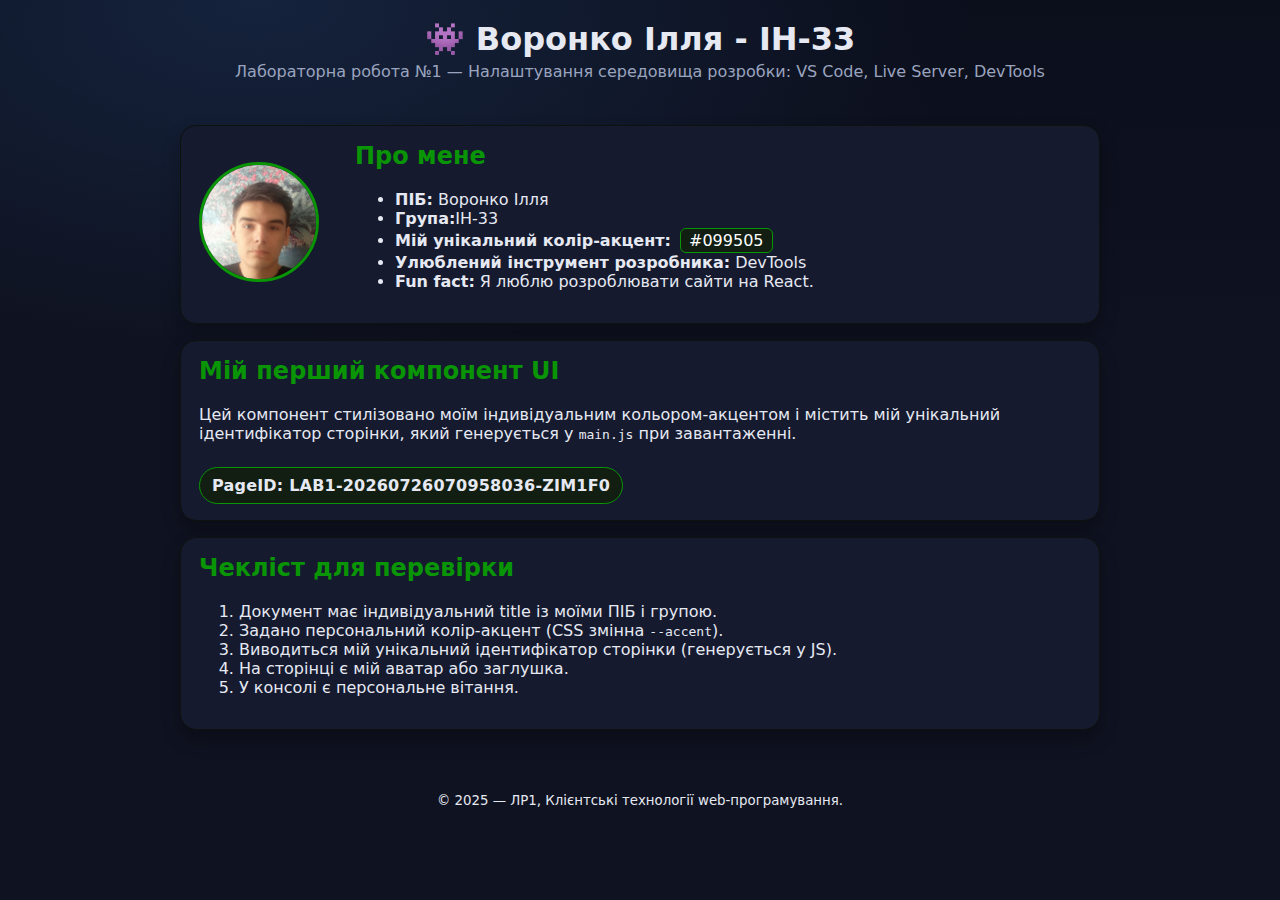
<file: Lab1/index.html>
<!DOCTYPE html>

<html lang="uk" data-owner="Воронко Ілля">
  <head>
    <meta charset="UTF-8" />

    <meta name="viewport" content="width=device-width, initial-scale=1.0" />

    <!-- TODO: персоналізація: змініть title так, щоб містив ваше Прізвище, Ім'я та групу -->

    <title>Lab1 — Воронко Ілля, ІН-33</title>

    <meta
      name="description"
      content="Лабораторна робота 1 — Налаштування середовища розробки: VS Code, Live Server, DevTools."
    />

    <link rel="stylesheet" href="./styles/style.css" />

    <script defer src="./scripts/main.js"></script>
  </head>

  <body>
    <header class="site-header">
      <!-- TODO: персоналізація: один унікальний емодзі + ваше ім'я та група -->

      <h1>👾 Воронко Ілля - ІН-33</h1>

      <p class="subtitle">
        Лабораторна робота №1 — Налаштування середовища розробки: VS Code, Live
        Server, DevTools
      </p>
    </header>

    <main>
      <section class="card profile" id="profile">
        <div class="avatar">
          <!-- TODO: персоналізація: покладіть свій avatar.png у assets/img і додайте alt із ПІБ -->

          <img src="./assets/img/avatar.png" alt="Аватар: Воронко Ілля" />
        </div>

        <div class="info">
          <!-- TODO:персоналізація: заповніть поля нижче, змініть колір і факт -->

          <h2>Про мене</h2>

          <ul>
            <li><strong>ПІБ:</strong> Воронко Ілля</li>

            <li><strong>Група:</strong>ІН-33</li>

            <li>
              <strong>Мій унікальний колір-акцент:</strong>
              <span class="accent-preview">#099505</span>
            </li>

            <li><strong>Улюблений інструмент розробника:</strong> DevTools</li>

            <li>
              <strong>Fun fact:</strong> Я люблю розроблювати сайти на React.
            </li>
          </ul>
        </div>
      </section>

      <section class="card about" id="about">
        <h2>Мій перший компонент UI</h2>

        <p>
          Цей компонент стилізовано моїм індивідуальним кольором-акцентом і
          містить мій унікальний ідентифікатор сторінки, який генерується у
          <code>main.js</code> при завантаженні.
        </p>

        <div
          class="badge"
          id="pageIdBadge"
          title="Згенерований ID сторінки"
        ></div>
      </section>

      <section class="card checklist" id="checklist">
        <h2>Чекліст для перевірки</h2>

        <ol>
          <li>Документ має індивідуальний title із моїми ПІБ і групою.</li>

          <li>
            Задано персональний колір-акцент (CSS змінна <code>--accent</code>).
          </li>

          <li>
            Виводиться мій унікальний ідентифікатор сторінки (генерується у JS).
          </li>

          <li>На сторінці є мій аватар або заглушка.</li>

          <li>У консолі є персональне вітання.</li>
        </ol>
      </section>
    </main>

    <footer class="site-footer">
      <small>&copy; 2025 — ЛР1, Клієнтські технології web-програмування.</small>
    </footer>
  </body>
</html>
</file>
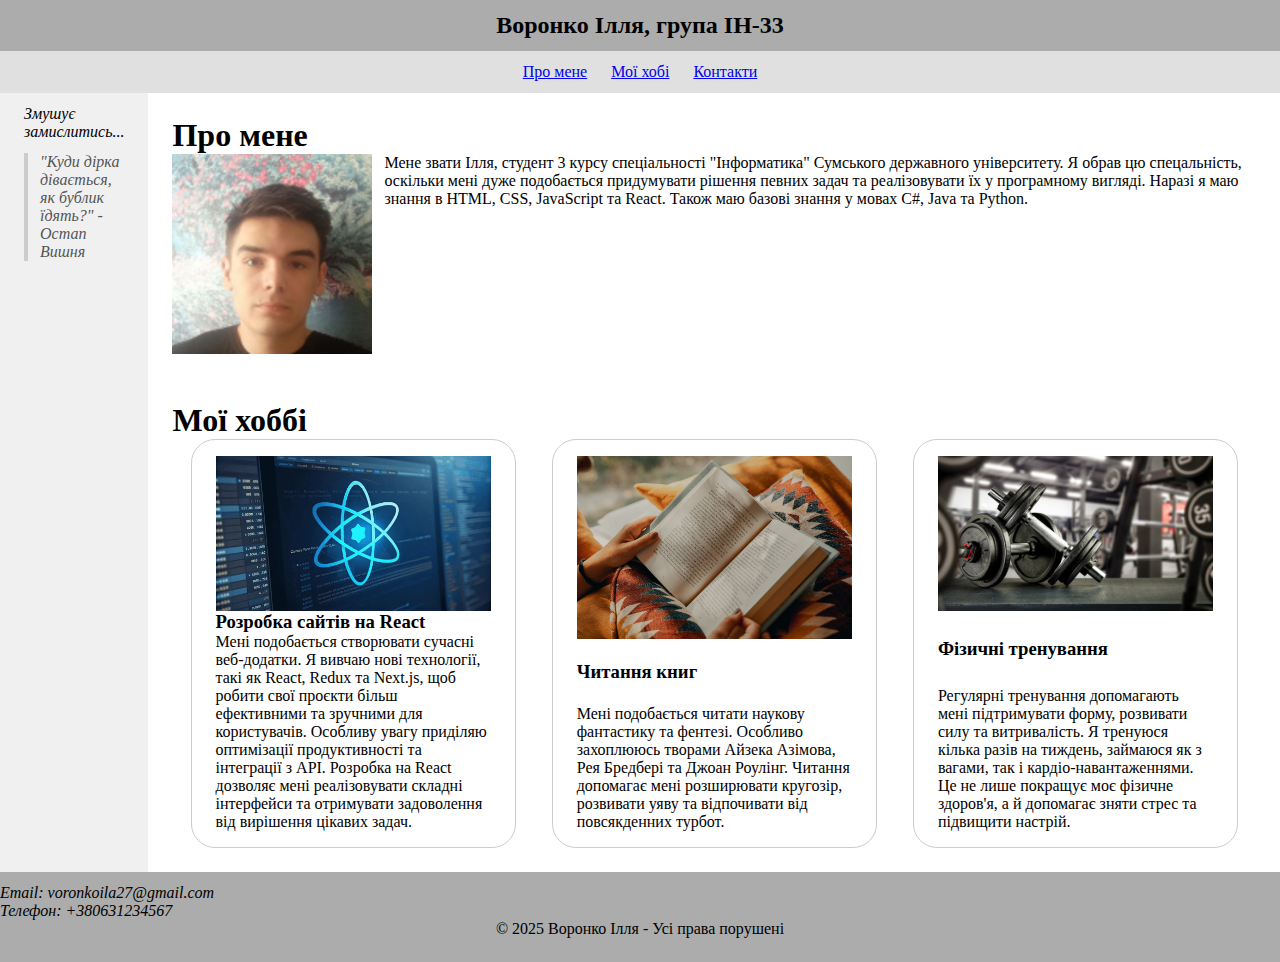
<file: Lab3/index.html>
<!DOCTYPE html>
<html lang="uk">
  <head>
    <meta charset="UTF-8" />
    <meta name="viewport" content="width=device-width, initial-scale=1.0" />
    <link rel="stylesheet" href="./styles/style.css" />
    <title>Лабораторна робота 3</title>
  </head>
  <body>
    <header>Воронко Ілля, група ІН-33</header>
    <nav>
      <a href="#about">Про мене</a>
      <a href="#hobbies">Мої хобі</a>
      <a href="#contacts">Контакти</a>
    </nav>
    <div class="container">
      <aside>
        Змушує замислитись...
        <blockquote>
          "Куди дірка дівається, як бублик їдять?" - Остап Вишня
        </blockquote>
      </aside>
      <main>
        <article id="about">
          <h1>Про мене</h1>
          <div>
            <img
              src="./assets/images/voronkoila.png"
              alt="Ілля Воронко"
              title="Ілля Воронко"
              fetchpriority="high"
            />
            <p>
              Мене звати Ілля, студент 3 курсу спеціальності "Інформатика"
              Сумського державного університету. Я обрав цю спецальність,
              оскільки мені дуже подобається придумувати рішення певних задач та
              реалізовувати їх у програмному вигляді. Наразі я маю знання в
              HTML, CSS, JavaScript та React. Також маю базові знання у мовах
              C#, Java та Python.
            </p>
          </div>
        </article>
        <section id="hobbies">
          <h1>Мої хоббі</h1>
          <ul>
            <li class="card">
              <img
                src="./assets/images/development-reactjs.webp"
                alt="React Development"
                title="React Development"
                loading="lazy"
              />
              <h3>Розробка сайтів на React</h3>
              <p>
                Мені подобається створювати сучасні веб-додатки. Я вивчаю нові
                технології, такі як React, Redux та Next.js, щоб робити свої
                проєкти більш ефективними та зручними для користувачів. Особливу
                увагу приділяю оптимізації продуктивності та інтеграції з API.
                Розробка на React дозволяє мені реалізовувати складні інтерфейси
                та отримувати задоволення від вирішення цікавих задач.
              </p>
            </li>
            <li class="card">
              <img
                src="./assets/images/reading-books.jpg"
                alt="Reading Books"
                title="Reading Books"
                loading="lazy"
              />
              <h3>Читання книг</h3>
              <p>
                Мені подобається читати наукову фантастику та фентезі. Особливо
                захоплююсь творами Айзека Азімова, Рея Бредбері та Джоан
                Роулінг. Читання допомагає мені розширювати кругозір, розвивати
                уяву та відпочивати від повсякденних турбот.
              </p>
            </li>
            <li class="card">
              <img
                src="./assets/images/gym.jpg"
                alt="Gym"
                title="Gym"
                loading="lazy"
              />
              <h3>Фізичні тренування</h3>
              <p>
                Регулярні тренування допомагають мені підтримувати форму,
                розвивати силу та витривалість. Я тренуюся кілька разів на
                тиждень, займаюся як з вагами, так і кардіо-навантаженнями. Це
                не лише покращує моє фізичне здоров'я, а й допомагає зняти стрес
                та підвищити настрій.
              </p>
            </li>
          </ul>
        </section>
      </main>
    </div>
    <footer>
      <address>
        <p>Email: voronkoila27@gmail.com</p>
        <p>Телефон: +380631234567</p>
      </address>
      <p>&copy; 2025 Воронко Ілля - Усі права порушені</p>
    </footer>
  </body>
</html>
</file>
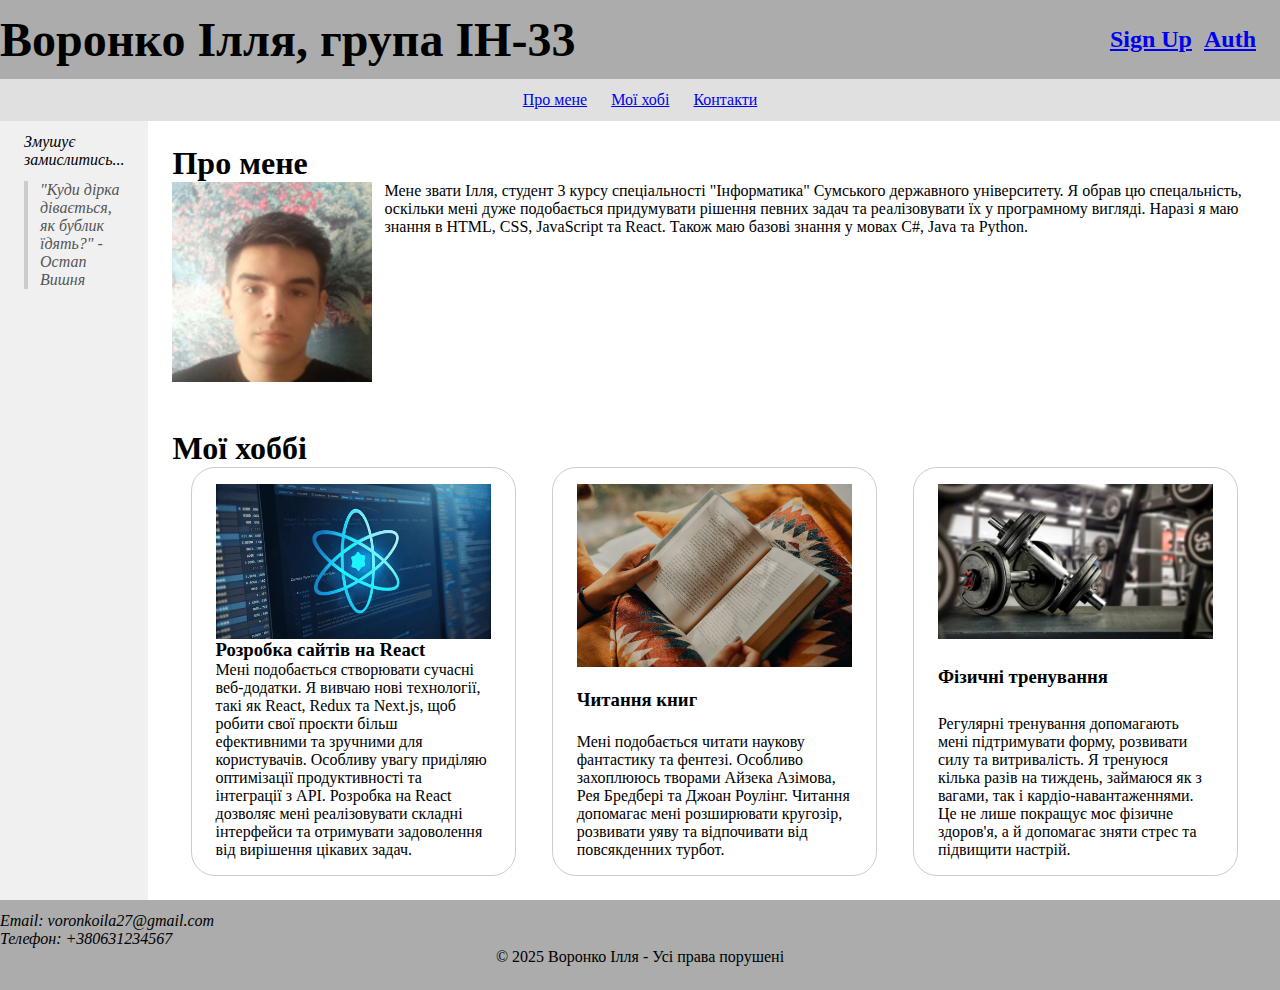
<file: Lab4/index.html>
<!DOCTYPE html>
<html lang="uk">
  <head>
    <meta charset="UTF-8" />
    <meta name="viewport" content="width=device-width, initial-scale=1.0" />
    <link rel="stylesheet" href="./styles/style.css" />
    <title>Лабораторна робота 3</title>
  </head>
  <body>
    <header>
      <h1>Воронко Ілля, група ІН-33</h1>
      <div><a href="signup.html">Sign Up</a><a href="auth.html">Auth</a></div>
    </header>
    <nav>
      <a href="#about">Про мене</a>
      <a href="#hobbies">Мої хобі</a>
      <a href="#contacts">Контакти</a>
    </nav>
    <div class="container">
      <aside>
        Змушує замислитись...
        <blockquote>
          "Куди дірка дівається, як бублик їдять?" - Остап Вишня
        </blockquote>
      </aside>
      <main>
        <article id="about">
          <h1>Про мене</h1>
          <div>
            <img
              src="./assets/images/voronkoila.png"
              alt="Ілля Воронко"
              title="Ілля Воронко"
              fetchpriority="high"
            />
            <p>
              Мене звати Ілля, студент 3 курсу спеціальності "Інформатика"
              Сумського державного університету. Я обрав цю спецальність,
              оскільки мені дуже подобається придумувати рішення певних задач та
              реалізовувати їх у програмному вигляді. Наразі я маю знання в
              HTML, CSS, JavaScript та React. Також маю базові знання у мовах
              C#, Java та Python.
            </p>
          </div>
        </article>
        <section id="hobbies">
          <h1>Мої хоббі</h1>
          <ul>
            <li class="card">
              <img
                src="./assets/images/development-reactjs.webp"
                alt="React Development"
                title="React Development"
                loading="lazy"
              />
              <h3>Розробка сайтів на React</h3>
              <p>
                Мені подобається створювати сучасні веб-додатки. Я вивчаю нові
                технології, такі як React, Redux та Next.js, щоб робити свої
                проєкти більш ефективними та зручними для користувачів. Особливу
                увагу приділяю оптимізації продуктивності та інтеграції з API.
                Розробка на React дозволяє мені реалізовувати складні інтерфейси
                та отримувати задоволення від вирішення цікавих задач.
              </p>
            </li>
            <li class="card">
              <img
                src="./assets/images/reading-books.jpg"
                alt="Reading Books"
                title="Reading Books"
                loading="lazy"
              />
              <h3>Читання книг</h3>
              <p>
                Мені подобається читати наукову фантастику та фентезі. Особливо
                захоплююсь творами Айзека Азімова, Рея Бредбері та Джоан
                Роулінг. Читання допомагає мені розширювати кругозір, розвивати
                уяву та відпочивати від повсякденних турбот.
              </p>
            </li>
            <li class="card">
              <img
                src="./assets/images/gym.jpg"
                alt="Gym"
                title="Gym"
                loading="lazy"
              />
              <h3>Фізичні тренування</h3>
              <p>
                Регулярні тренування допомагають мені підтримувати форму,
                розвивати силу та витривалість. Я тренуюся кілька разів на
                тиждень, займаюся як з вагами, так і кардіо-навантаженнями. Це
                не лише покращує моє фізичне здоров'я, а й допомагає зняти стрес
                та підвищити настрій.
              </p>
            </li>
          </ul>
        </section>
      </main>
    </div>
    <footer>
      <address>
        <p>Email: voronkoila27@gmail.com</p>
        <p>Телефон: +380631234567</p>
      </address>
      <p>&copy; 2025 Воронко Ілля - Усі права порушені</p>
    </footer>
  </body>
</html>
</file>
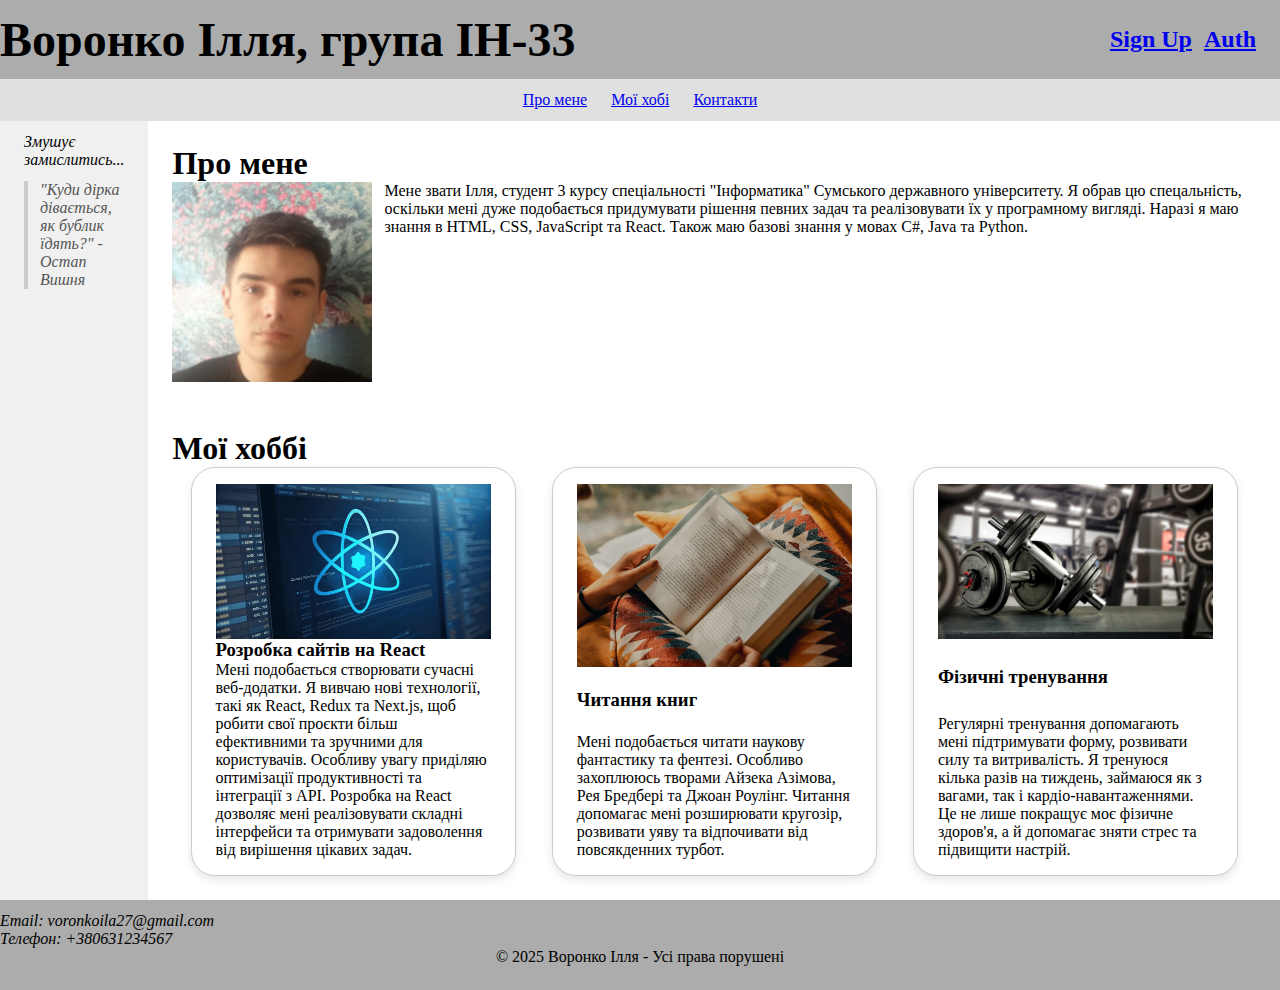
<file: Lab5/index.html>
<!DOCTYPE html>
<html lang="uk">
  <head>
    <meta charset="UTF-8" />
    <meta name="viewport" content="width=device-width, initial-scale=1.0" />
    <link rel="stylesheet" href="./styles/main-page-style.css" />
    <title>Лабораторна робота 3</title>
  </head>
  <body>
    <header>
      <h1>Воронко Ілля, група ІН-33</h1>
      <div><a href="signup.html">Sign Up</a><a href="auth.html">Auth</a></div>
    </header>
    <nav>
      <a href="#about">Про мене</a>
      <a href="#hobbies">Мої хобі</a>
      <a href="#contacts">Контакти</a>
    </nav>
    <div class="container">
      <aside>
        Змушує замислитись...
        <blockquote>
          "Куди дірка дівається, як бублик їдять?" - Остап Вишня
        </blockquote>
      </aside>
      <main>
        <article id="about">
          <h1>Про мене</h1>
          <div>
            <img
              src="./assets/images/voronkoila.png"
              alt="Ілля Воронко"
              title="Ілля Воронко"
              fetchpriority="high"
            />
            <p>
              Мене звати Ілля, студент 3 курсу спеціальності "Інформатика"
              Сумського державного університету. Я обрав цю спецальність,
              оскільки мені дуже подобається придумувати рішення певних задач та
              реалізовувати їх у програмному вигляді. Наразі я маю знання в
              HTML, CSS, JavaScript та React. Також маю базові знання у мовах
              C#, Java та Python.
            </p>
          </div>
        </article>
        <section id="hobbies">
          <h1>Мої хоббі</h1>
          <ul>
            <li class="card">
              <img
                src="./assets/images/development-reactjs.webp"
                alt="React Development"
                title="React Development"
                loading="lazy"
              />
              <h3>Розробка сайтів на React</h3>
              <p>
                Мені подобається створювати сучасні веб-додатки. Я вивчаю нові
                технології, такі як React, Redux та Next.js, щоб робити свої
                проєкти більш ефективними та зручними для користувачів. Особливу
                увагу приділяю оптимізації продуктивності та інтеграції з API.
                Розробка на React дозволяє мені реалізовувати складні інтерфейси
                та отримувати задоволення від вирішення цікавих задач.
              </p>
            </li>
            <li class="card">
              <img
                src="./assets/images/reading-books.jpg"
                alt="Reading Books"
                title="Reading Books"
                loading="lazy"
              />
              <h3>Читання книг</h3>
              <p>
                Мені подобається читати наукову фантастику та фентезі. Особливо
                захоплююсь творами Айзека Азімова, Рея Бредбері та Джоан
                Роулінг. Читання допомагає мені розширювати кругозір, розвивати
                уяву та відпочивати від повсякденних турбот.
              </p>
            </li>
            <li class="card">
              <img
                src="./assets/images/gym.jpg"
                alt="Gym"
                title="Gym"
                loading="lazy"
              />
              <h3>Фізичні тренування</h3>
              <p>
                Регулярні тренування допомагають мені підтримувати форму,
                розвивати силу та витривалість. Я тренуюся кілька разів на
                тиждень, займаюся як з вагами, так і кардіо-навантаженнями. Це
                не лише покращує моє фізичне здоров'я, а й допомагає зняти стрес
                та підвищити настрій.
              </p>
            </li>
          </ul>
        </section>
      </main>
    </div>
    <footer>
      <address>
        <p>Email: voronkoila27@gmail.com</p>
        <p>Телефон: +380631234567</p>
      </address>
      <p>&copy; 2025 Воронко Ілля - Усі права порушені</p>
    </footer>
  </body>
</html>
</file>
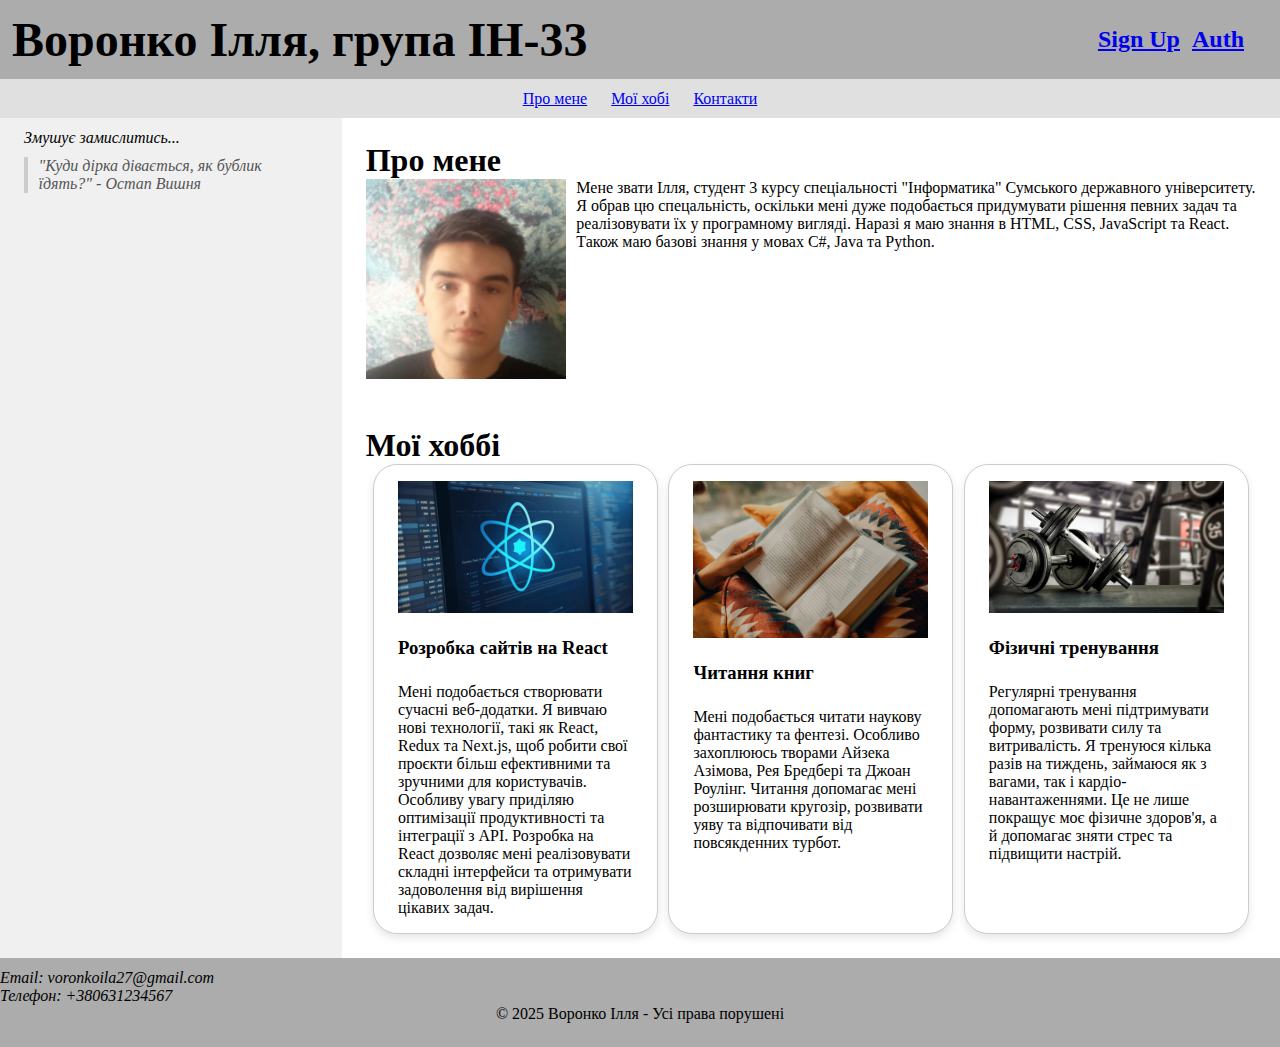
<file: Lab6/index.html>
<!DOCTYPE html>
<html lang="uk">
  <head>
    <meta charset="UTF-8" />
    <meta name="viewport" content="width=device-width, initial-scale=1.0" />
    <link rel="stylesheet" href="./styles/main-page-style.css" />
    <title>Лабораторна робота 6</title>
  </head>
  <body>
    <header>
      <h1>Воронко Ілля, група ІН-33</h1>
      <div class="links-to-other-pages">
        <a href="signup.html">Sign Up</a><a href="auth.html">Auth</a>
      </div>
    </header>
    <nav>
      <a href="#about">Про мене</a>
      <a href="#hobbies">Мої хобі</a>
      <a href="#contacts">Контакти</a>
    </nav>
    <aside>
      Змушує замислитись...
      <blockquote>
        "Куди дірка дівається, як бублик їдять?" - Остап Вишня
      </blockquote>
    </aside>
    <main>
      <article id="about">
        <h1>Про мене</h1>
        <div>
          <img
            src="./assets/images/voronkoila.png"
            alt="Ілля Воронко"
            title="Ілля Воронко"
            fetchpriority="high"
          />
          <p>
            Мене звати Ілля, студент 3 курсу спеціальності "Інформатика"
            Сумського державного університету. Я обрав цю спецальність, оскільки
            мені дуже подобається придумувати рішення певних задач та
            реалізовувати їх у програмному вигляді. Наразі я маю знання в HTML,
            CSS, JavaScript та React. Також маю базові знання у мовах C#, Java
            та Python.
          </p>
        </div>
      </article>
      <section id="hobbies">
        <h1>Мої хоббі</h1>
        <ul class="cards-list">
          <li class="card">
            <img
              src="./assets/images/development-reactjs-800.jpg"
              srcset="
                ./assets/images/development-reactjs-400.jpg   400w,
                ./assets/images/development-reactjs-800.jpg   800w,
                ./assets/images/development-reactjs-1200.jpg 1200w
              "
              sizes="(max-width: 600px) 400px, (max-width: 900px) 800px, 1200px"
              alt="React Development"
              title="React Development"
              loading="lazy"
            />
            <h3>Розробка сайтів на React</h3>
            <p>
              Мені подобається створювати сучасні веб-додатки. Я вивчаю нові
              технології, такі як React, Redux та Next.js, щоб робити свої
              проєкти більш ефективними та зручними для користувачів. Особливу
              увагу приділяю оптимізації продуктивності та інтеграції з API.
              Розробка на React дозволяє мені реалізовувати складні інтерфейси
              та отримувати задоволення від вирішення цікавих задач.
            </p>
          </li>
          <li class="card">
            <img
              src="./assets/images/reading-books-800.jpg"
              srcset="
                ./assets/images/reading-books-400.jpg   400w,
                ./assets/images/reading-books-800.jpg   800w,
                ./assets/images/reading-books-1200.jpg 1200w
              "
              sizes="(max-width: 600px) 400px, (max-width: 900px) 800px, 1200px"
              alt="Reading Books"
              title="Reading Books"
              loading="lazy"
            />
            <h3>Читання книг</h3>
            <p>
              Мені подобається читати наукову фантастику та фентезі. Особливо
              захоплююсь творами Айзека Азімова, Рея Бредбері та Джоан Роулінг.
              Читання допомагає мені розширювати кругозір, розвивати уяву та
              відпочивати від повсякденних турбот.
            </p>
          </li>
          <li class="card">
            <img
              src="./assets/images/gym-800.jpg"
              srcset="
                ./assets/images/gym-400.jpg   400w,
                ./assets/images/gym-800.jpg   800w,
                ./assets/images/gym-1200.jpg 1200w
              "
              sizes="(max-width: 600px) 400px, (max-width: 900px) 800px, 1200px"
              alt="Gym"
              title="Gym"
              loading="lazy"
            />
            <h3>Фізичні тренування</h3>
            <p>
              Регулярні тренування допомагають мені підтримувати форму,
              розвивати силу та витривалість. Я тренуюся кілька разів на
              тиждень, займаюся як з вагами, так і кардіо-навантаженнями. Це не
              лише покращує моє фізичне здоров'я, а й допомагає зняти стрес та
              підвищити настрій.
            </p>
          </li>
        </ul>
      </section>
    </main>
    <footer>
      <address>
        <p>Email: voronkoila27@gmail.com</p>
        <p>Телефон: +380631234567</p>
      </address>
      <p>&copy; 2025 Воронко Ілля - Усі права порушені</p>
    </footer>
  </body>
</html>
</file>
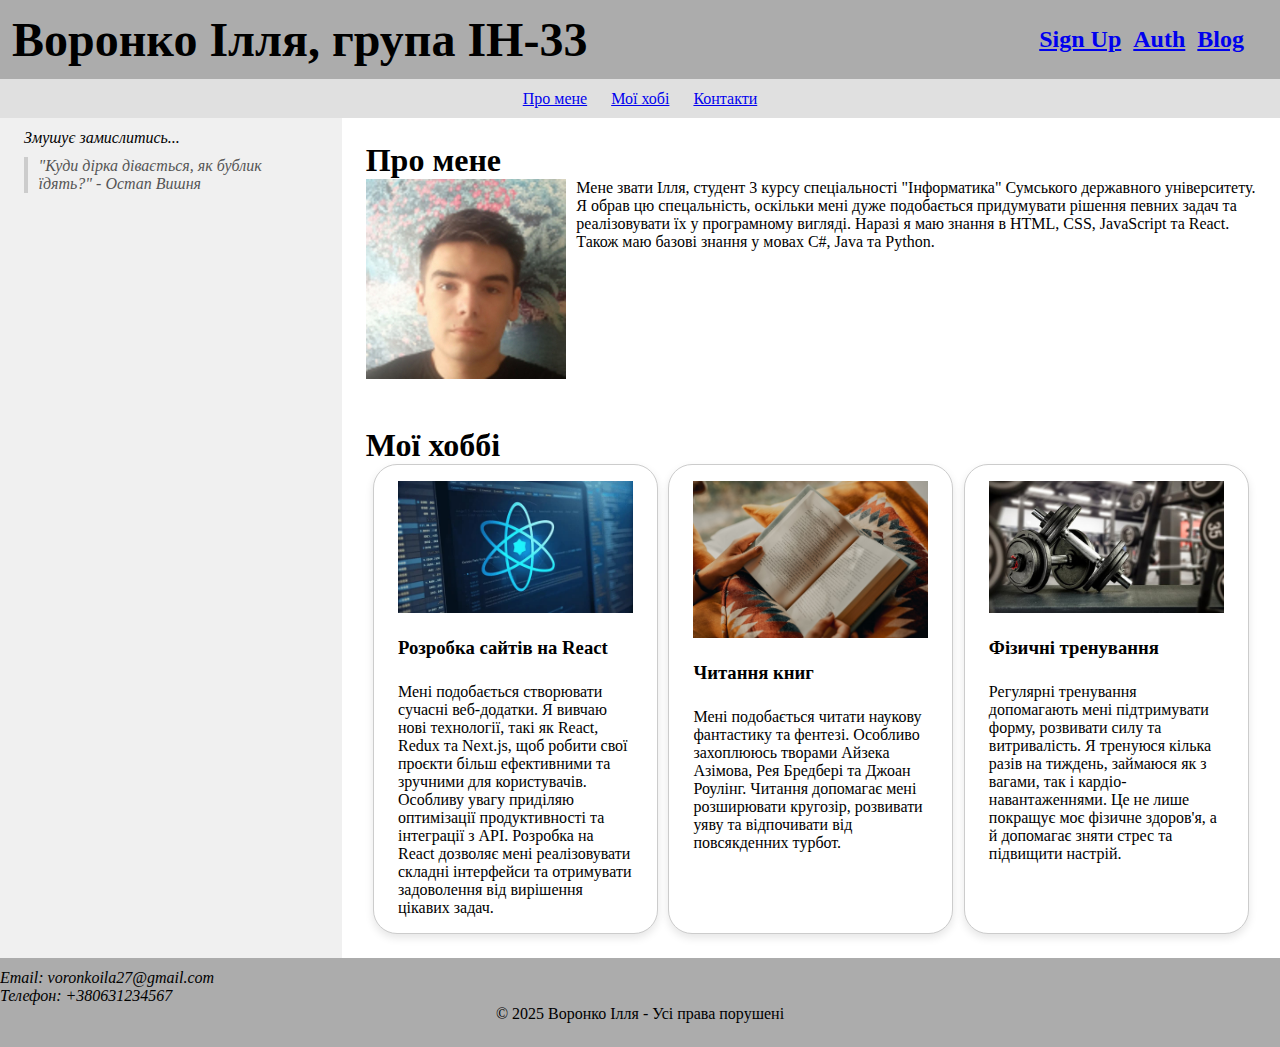
<file: Lab7/index.html>
<!DOCTYPE html>
<html lang="uk">
  <head>
    <meta charset="UTF-8" />
    <meta name="viewport" content="width=device-width, initial-scale=1.0" />
    <link rel="stylesheet" href="./styles/main-page-style.css" />
    <title>Лабораторна робота 6</title>
  </head>
  <body>
    <header>
      <h1>Воронко Ілля, група ІН-33</h1>
      <div class="links-to-other-pages">
        <a href="signup.html">Sign Up</a><a href="auth.html">Auth</a
        ><a href="blog/index.html">Blog</a>
      </div>
    </header>
    <nav>
      <a href="#about">Про мене</a>
      <a href="#hobbies">Мої хобі</a>
      <a href="#contacts">Контакти</a>
    </nav>
    <aside>
      Змушує замислитись...
      <blockquote>
        "Куди дірка дівається, як бублик їдять?" - Остап Вишня
      </blockquote>
    </aside>
    <main>
      <article id="about">
        <h1>Про мене</h1>
        <div>
          <img
            src="./assets/images/voronkoila.png"
            alt="Ілля Воронко"
            title="Ілля Воронко"
            fetchpriority="high"
          />
          <p>
            Мене звати Ілля, студент 3 курсу спеціальності "Інформатика"
            Сумського державного університету. Я обрав цю спецальність, оскільки
            мені дуже подобається придумувати рішення певних задач та
            реалізовувати їх у програмному вигляді. Наразі я маю знання в HTML,
            CSS, JavaScript та React. Також маю базові знання у мовах C#, Java
            та Python.
          </p>
        </div>
      </article>
      <section id="hobbies">
        <h1>Мої хоббі</h1>
        <ul class="cards-list">
          <li class="card">
            <img
              src="./assets/images/development-reactjs-800.jpg"
              srcset="
                ./assets/images/development-reactjs-400.jpg   400w,
                ./assets/images/development-reactjs-800.jpg   800w,
                ./assets/images/development-reactjs-1200.jpg 1200w
              "
              sizes="(max-width: 600px) 400px, (max-width: 900px) 800px, 1200px"
              alt="React Development"
              title="React Development"
              loading="lazy"
            />
            <h3>Розробка сайтів на React</h3>
            <p>
              Мені подобається створювати сучасні веб-додатки. Я вивчаю нові
              технології, такі як React, Redux та Next.js, щоб робити свої
              проєкти більш ефективними та зручними для користувачів. Особливу
              увагу приділяю оптимізації продуктивності та інтеграції з API.
              Розробка на React дозволяє мені реалізовувати складні інтерфейси
              та отримувати задоволення від вирішення цікавих задач.
            </p>
          </li>
          <li class="card">
            <img
              src="./assets/images/reading-books-800.jpg"
              srcset="
                ./assets/images/reading-books-400.jpg   400w,
                ./assets/images/reading-books-800.jpg   800w,
                ./assets/images/reading-books-1200.jpg 1200w
              "
              sizes="(max-width: 600px) 400px, (max-width: 900px) 800px, 1200px"
              alt="Reading Books"
              title="Reading Books"
              loading="lazy"
            />
            <h3>Читання книг</h3>
            <p>
              Мені подобається читати наукову фантастику та фентезі. Особливо
              захоплююсь творами Айзека Азімова, Рея Бредбері та Джоан Роулінг.
              Читання допомагає мені розширювати кругозір, розвивати уяву та
              відпочивати від повсякденних турбот.
            </p>
          </li>
          <li class="card">
            <img
              src="./assets/images/gym-800.jpg"
              srcset="
                ./assets/images/gym-400.jpg   400w,
                ./assets/images/gym-800.jpg   800w,
                ./assets/images/gym-1200.jpg 1200w
              "
              sizes="(max-width: 600px) 400px, (max-width: 900px) 800px, 1200px"
              alt="Gym"
              title="Gym"
              loading="lazy"
            />
            <h3>Фізичні тренування</h3>
            <p>
              Регулярні тренування допомагають мені підтримувати форму,
              розвивати силу та витривалість. Я тренуюся кілька разів на
              тиждень, займаюся як з вагами, так і кардіо-навантаженнями. Це не
              лише покращує моє фізичне здоров'я, а й допомагає зняти стрес та
              підвищити настрій.
            </p>
          </li>
        </ul>
      </section>
    </main>
    <footer>
      <address>
        <p>Email: voronkoila27@gmail.com</p>
        <p>Телефон: +380631234567</p>
      </address>
      <p>&copy; 2025 Воронко Ілля - Усі права порушені</p>
    </footer>
  </body>
</html>
</file>
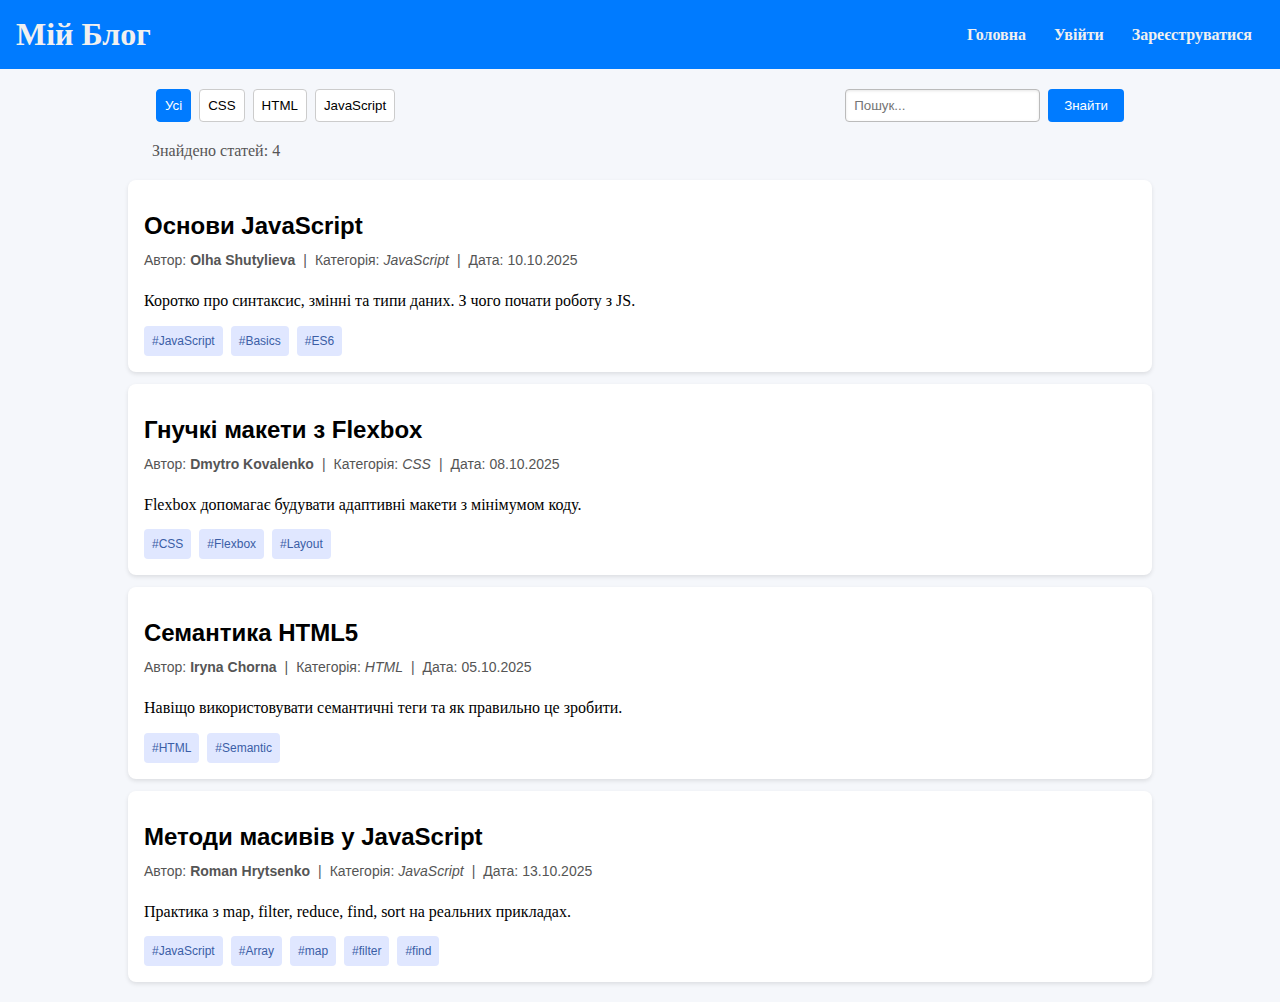
<file: Lab7/blog/index.html>
<!DOCTYPE html>
<html lang="en">
  <head>
    <meta charset="UTF-8" />
    <meta name="viewport" content="width=device-width, initial-scale=1.0" />
    <title>Блог</title>
    <link rel="stylesheet" href="style.css" />
  </head>
  <body>
    <header>
      <h1>Мій Блог</h1>
      <nav>
        <a href="index.html">Головна</a>
        <a href="auth.html">Увійти</a>
        <a href="signup.html">Зареєструватися</a>
      </nav>
    </header>
    <main>
      <section id="filter-toolbar">
        <div id="categories">
          <button
            class="category-button"
            aria-pressed="true"
            data-category="all"
          >
            Всі
          </button>
          <button class="category-button" data-category="tech">
            Технології
          </button>
          <button class="category-button" data-category="life">Життя</button>
          <button class="category-button" data-category="travel">
            Подорожі
          </button>
        </div>
        <div id="search-bar">
          <input type="text" id="search-input" placeholder="Пошук..." />
          <button id="search-button">Знайти</button>
        </div>
      </section>
      <section id="posts">
        <p id="posts-count">Знайдено статей: 0</p>
        <ul id="post-list">
          <li>
            <article class="post-item">
              <h3 class="post-title">Перший пост</h3>
              <dl class="post-meta">
                <dt>Автор:</dt>
                <dd><strong>Ілля Воронко</strong></dd>
                <dt>Категорія:</dt>
                <dd><em>Технології</em></dd>
                <dt>Дата:</dt>
                <dd>2024-10-01</dd>
              </dl>
              <p class="post-content">Це мій перший пост у блозі!</p>
              <ul class="post-tags">
                <li><button class="post-tag">#перший</button></li>
                <li><button class="post-tag">#блог</button></li>
                <li><button class="post-tag">#технології</button></li>
              </ul>
            </article>
          </li>
          <li>
            <article class="post-item">
              <h3 class="post-title">Перший пост</h3>
              <dl class="post-meta">
                <dt>Автор:</dt>
                <dd><strong>Ілля Воронко</strong></dd>
                <dt>Категорія:</dt>
                <dd><em>Технології</em></dd>
                <dt>Дата:</dt>
                <dd>2024-10-01</dd>
              </dl>
              <p class="post-content">Це мій перший пост у блозі!</p>
              <ul class="post-tags">
                <li>#перший</li>
                <li>#блог</li>
                <li>#технології</li>
              </ul>
            </article>
          </li>
          <li>
            <article class="post-item">
              <h3 class="post-title">Перший пост</h3>
              <dl class="post-meta">
                <dt>Автор:</dt>
                <dd><strong>Ілля Воронко</strong></dd>
                <dt>Категорія:</dt>
                <dd><em>Технології</em></dd>
                <dt>Дата:</dt>
                <dd>2024-10-01</dd>
              </dl>
              <p class="post-content">Це мій перший пост у блозі!</p>
              <ul class="post-tags">
                <li>#перший</li>
                <li>#блог</li>
                <li>#технології</li>
              </ul>
            </article>
          </li>
        </ul>
      </section>
    </main>
    <script src="main.js"></script>
  </body>
</html>
</file>
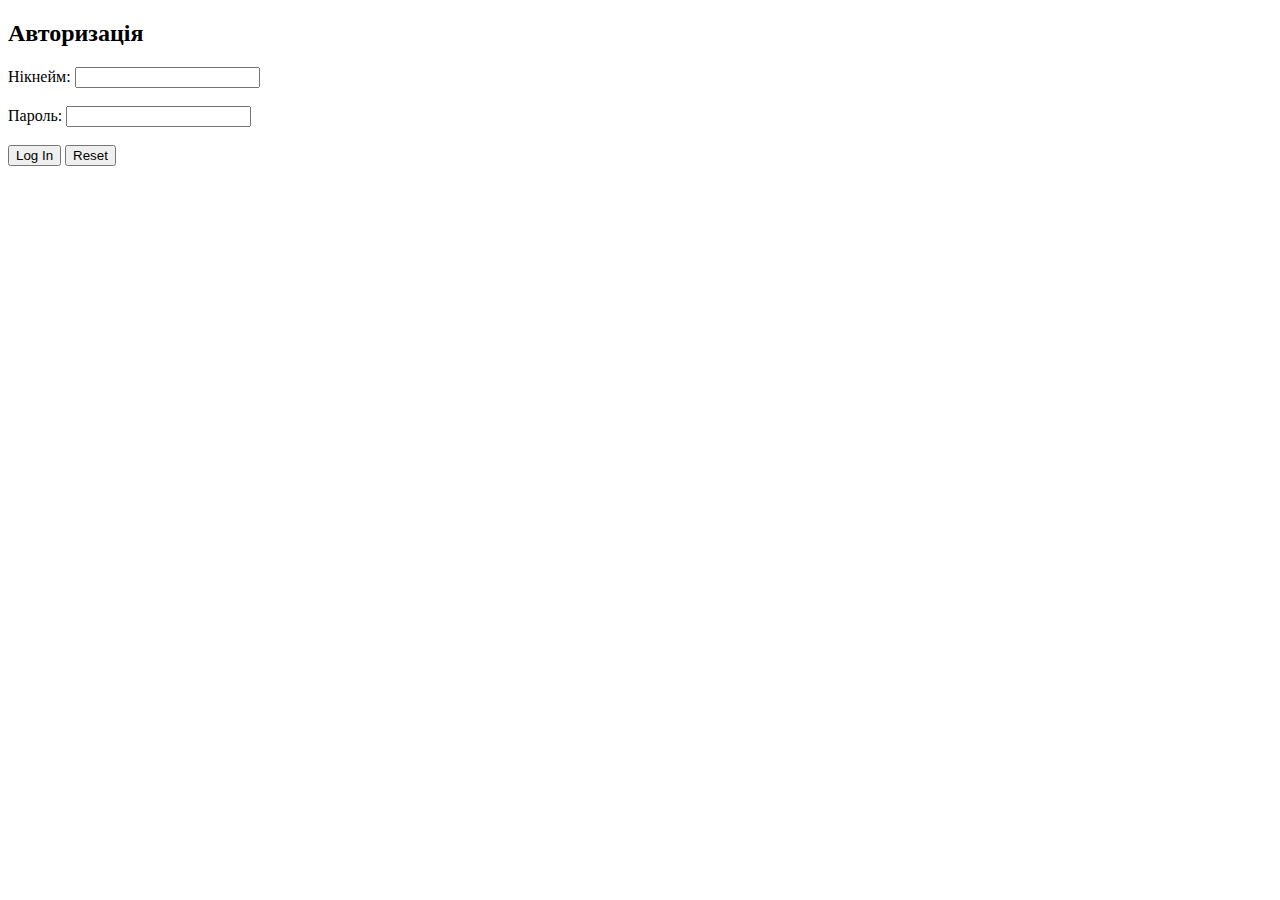
<file: Lab4/auth.html>
<!DOCTYPE html>
<html lang="en">
  <head>
    <meta charset="UTF-8" />
    <meta name="viewport" content="width=device-width, initial-scale=1.0" />
    <title>Log In</title>
  </head>
  <body>
    <form>
      <h2>Авторизація</h2>
      <label for="username">Нікнейм: </label>
      <input type="text" id="username" name="username" required /><br /><br />

      <label for="password">Пароль:</label>
      <input
        type="password"
        id="password"
        name="password"
        required
      /><br /><br />

      <button type="submit">Log In</button>
      <button type="reset">Reset</button>
    </form>
  </body>
</html>
</file>
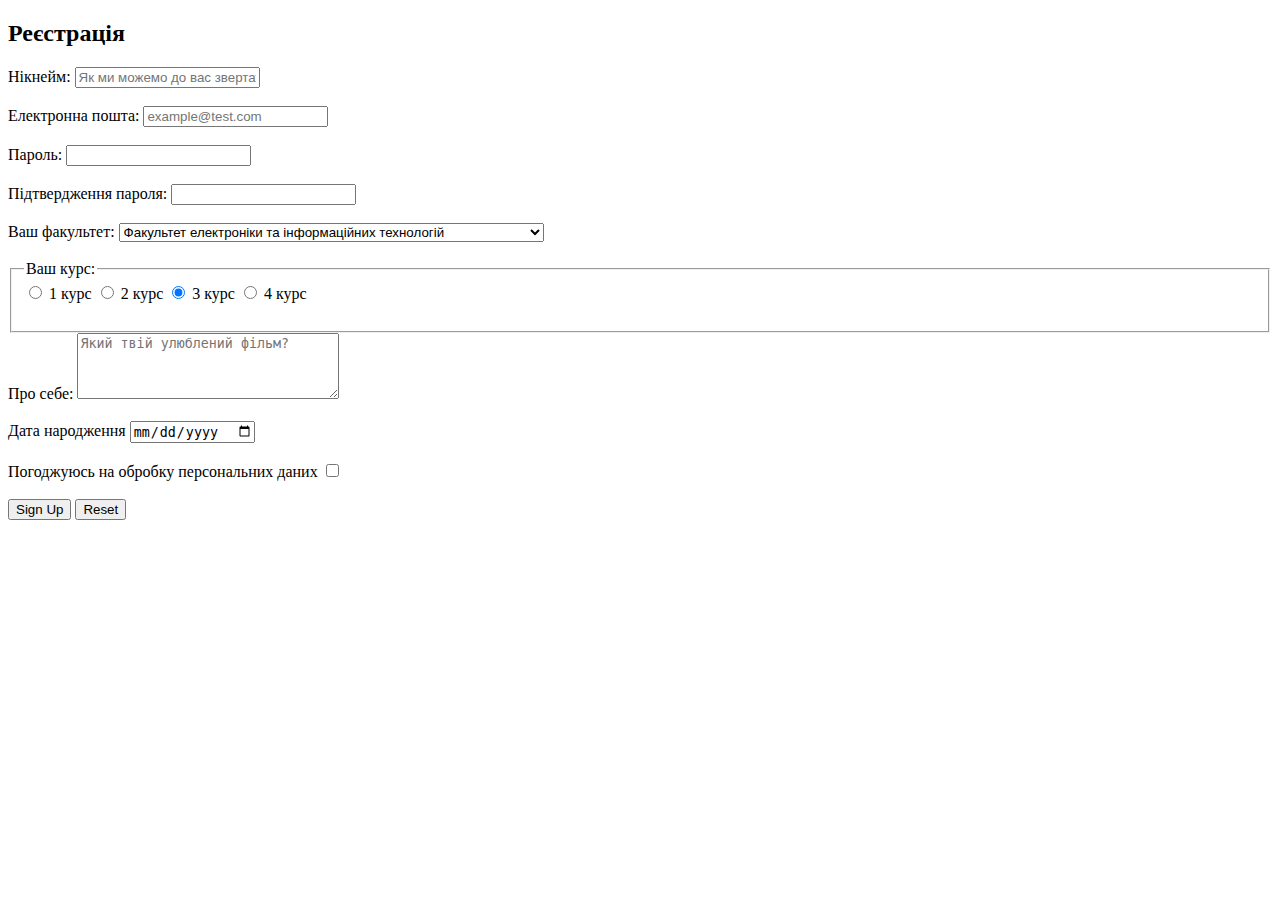
<file: Lab4/signup.html>
<!DOCTYPE html>
<html lang="en">
  <head>
    <meta charset="UTF-8" />
    <meta name="viewport" content="width=device-width, initial-scale=1.0" />
    <title>Sign Up</title>
  </head>
  <body>
    <form>
      <h2>Реєстрація</h2>
      <label for="username">Нікнейм: </label>
      <input
        type="text"
        id="username"
        name="username"
        required
        placeholder="Як ми можемо до вас звертатись?"
      /><br /><br />

      <label for="email">Електронна пошта:</label>
      <input
        type="email"
        id="email"
        name="email"
        required
        placeholder="example@test.com"
      /><br /><br />

      <label for="password">Пароль:</label>
      <input
        type="password"
        id="password"
        name="password"
        required
      /><br /><br />

      <label for="confirm-password">Підтвердження пароля:</label>
      <input
        type="password"
        id="confirm-password"
        name="confirm-password"
        required
      /><br /><br />

      <label for="department">Ваш факультет:</label>
      <select name="department" id="department">
        <option value="energy">
          Факультет технічних систем та енергоефективних технологій
        </option>
        <option value="medicine">Навчально-науковий медичний інститут</option>
        <option value="it" selected>
          Факультет електроніки та інформаційних технологій
        </option>
        <option value="lawyer">Навчально-науковий інститут права</option>
        <option value="business">
          Навчально-науковий інститут бізнесу, економіки та менеджменту
        </option>
        <option value="foreign">
          Факультет іноземної філології та соціальних комунікацій
        </option>
      </select>
      <br /><br />

      <fieldset>
        <legend>Ваш курс:</legend>
        <input type="radio" id="first-radio" name="course" value="1" />
        <label for="first-radio"> 1 курс</label>
        <input type="radio" id="second-radio" name="course" value="2" />
        <label for="second-radio"> 2 курс</label>
        <input type="radio" id="third-radio" name="course" value="3" checked />
        <label for="third-radio"> 3 курс</label>
        <input type="radio" id="fourth-radio" name="course" value="4" />
        <label for="fourth-radio"> 4 курс</label>

        <br /><br />
      </fieldset>

      <label for="about">Про себе:</label>
      <textarea
        name="about"
        id="about"
        rows="4"
        cols="30"
        placeholder="Який твій улюблений фільм?"
      ></textarea>
      <br /><br />

      <label for="birthdate">Дата народження</label>
      <input type="date" id="birthdate" name="birthdate" required /><br /><br />

      <label for="agreement">Погоджуюсь на обробку персональних даних</label>
      <input
        type="checkbox"
        id="agreement"
        name="agreement"
        required
      /><br /><br />

      <button type="submit">Sign Up</button>
      <button type="reset">Reset</button>
    </form>
  </body>
</html>
</file>
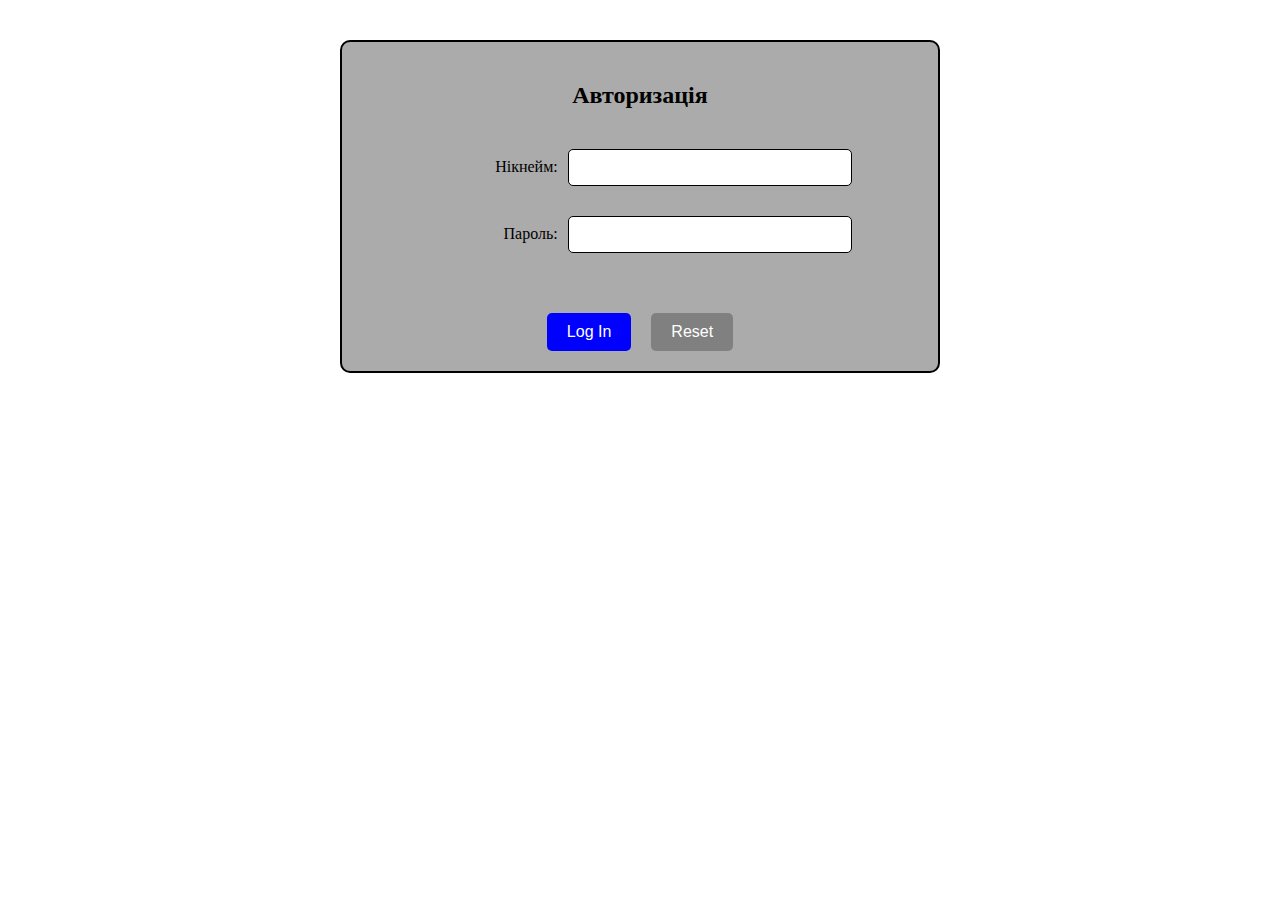
<file: Lab5/auth.html>
<!DOCTYPE html>
<html lang="en">
  <head>
    <meta charset="UTF-8" />
    <meta name="viewport" content="width=device-width, initial-scale=1.0" />
    <link rel="stylesheet" href="./styles/auth-style.css" />
    <title>Log In</title>
  </head>
  <body>
    <form>
      <h2>Авторизація</h2>
      <div class="form-field">
        <label for="username">Нікнейм: </label>
        <input type="text" id="username" name="username" required /><br /><br />
      </div>

      <div class="form-field">
        <label for="password">Пароль:</label>
        <input type="password" id="password" name="password" required />
      </div>

      <div class="button-group">
        <button type="submit">Log In</button>
        <button type="reset">Reset</button>
      </div>
    </form>
  </body>
</html>
</file>
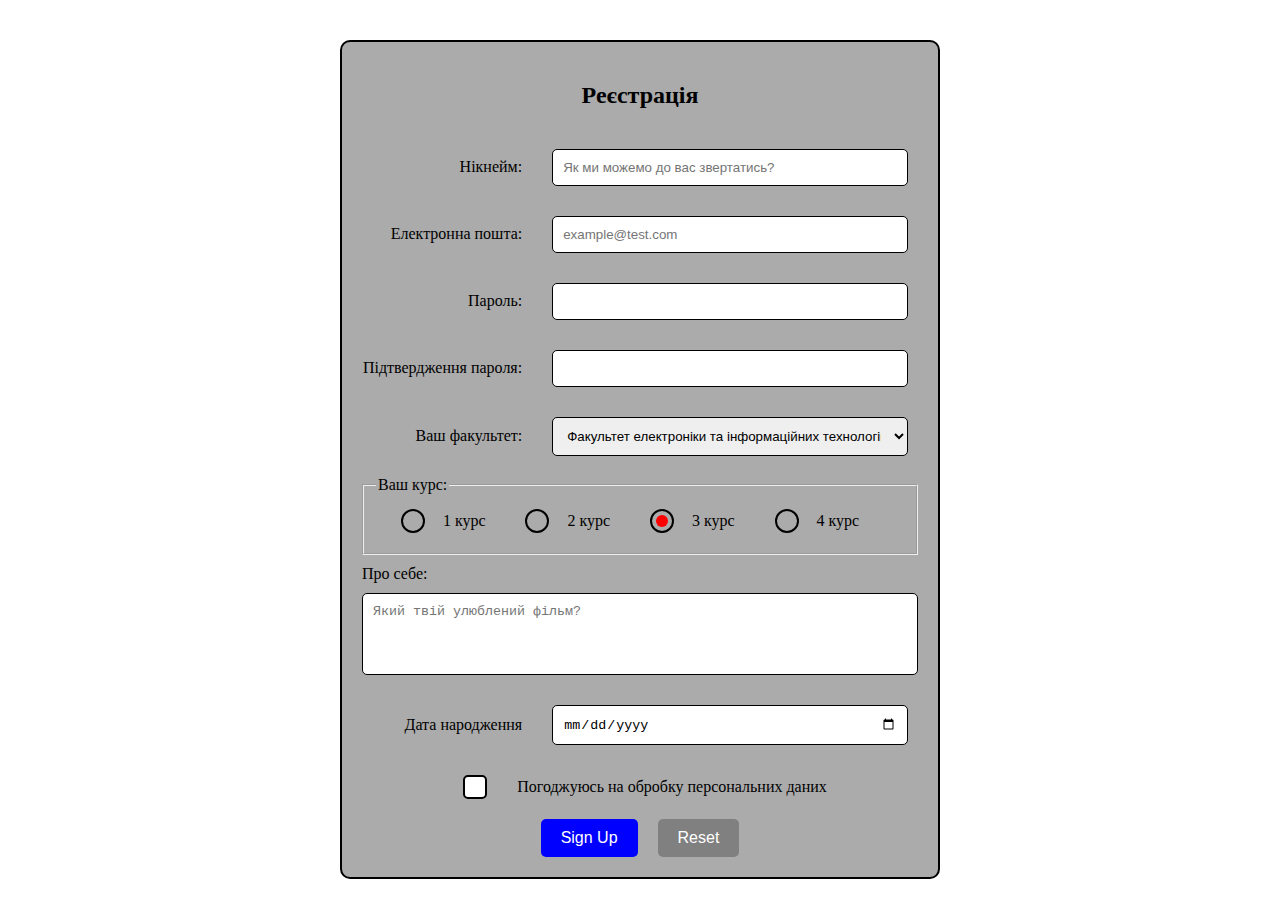
<file: Lab5/signup.html>
<!DOCTYPE html>
<html lang="en">
  <head>
    <meta charset="UTF-8" />
    <meta name="viewport" content="width=device-width, initial-scale=1.0" />
    <link rel="stylesheet" href="./styles/signup-style.css" />
    <title>Sign Up</title>
  </head>
  <body>
    <form>
      <h2>Реєстрація</h2>
      <div class="form-field">
        <label for="username">Нікнейм: </label>
        <input
          type="text"
          id="username"
          name="username"
          required
          placeholder="Як ми можемо до вас звертатись?"
        />
      </div>

      <div class="form-field">
        <label for="email">Електронна пошта:</label>
        <input
          type="email"
          id="email"
          name="email"
          required
          placeholder="example@test.com"
        />
      </div>

      <div class="form-field">
        <label for="password">Пароль:</label>
        <input type="password" id="password" name="password" required />
      </div>

      <div class="form-field">
        <label for="confirm-password">Підтвердження пароля:</label>
        <input
          type="password"
          id="confirm-password"
          name="confirm-password"
          required
        />
      </div>

      <div class="form-field">
        <label for="department">Ваш факультет:</label>
        <select name="department" id="department">
          <option value="energy">
            Факультет технічних систем та енергоефективних технологій
          </option>
          <option value="medicine">Навчально-науковий медичний інститут</option>
          <option value="it" selected>
            Факультет електроніки та інформаційних технологій
          </option>
          <option value="lawyer">Навчально-науковий інститут права</option>
          <option value="business">
            Навчально-науковий інститут бізнесу, економіки та менеджменту
          </option>
          <option value="foreign">
            Факультет іноземної філології та соціальних комунікацій
          </option>
        </select>
      </div>

      <fieldset>
        <legend>Ваш курс:</legend>
        <div class="form-field-radio">
          <input type="radio" id="first-radio" name="course" value="1" />
          <label for="first-radio"> 1 курс</label>
        </div>

        <div class="form-field-radio">
          <input type="radio" id="second-radio" name="course" value="2" />
          <label for="second-radio"> 2 курс</label>
        </div>
        <div class="form-field-radio">
          <input
            type="radio"
            id="third-radio"
            name="course"
            value="3"
            checked
          />

          <label for="third-radio"> 3 курс</label>
        </div>
        <div class="form-field-radio">
          <input type="radio" id="fourth-radio" name="course" value="4" />
          <label for="fourth-radio"> 4 курс</label>
        </div>

        <br /><br />
      </fieldset>

      <div class="form-field-about">
        <label for="about">Про себе:</label>
        <textarea
          name="about"
          id="about"
          rows="4"
          cols="30"
          placeholder="Який твій улюблений фільм?"
        ></textarea>
      </div>

      <div class="form-field">
        <label for="birthdate">Дата народження</label>
        <input type="date" id="birthdate" name="birthdate" required />
      </div>

      <div class="form-field-agrreement">
        <input type="checkbox" id="agreement" name="agreement" required />
        <label for="agreement">Погоджуюсь на обробку персональних даних</label>
      </div>

      <div class="button-group">
        <button type="submit">Sign Up</button>
        <button type="reset">Reset</button>
      </div>
    </form>
  </body>
</html>
</file>
<file: Lab1/styles/style.css>
:root {
  /* TODO: персоналізація: замініть на власний колір-акцент, напр. #7C4DFF або hsl(210 90% 56%) */

  --accent: #099505;

  --bg: #0f1220;

  --card: #151a2f;

  --text: #e6e9f2;

  --muted: #9aa4bf;

  --radius: 16px;
}

* {
  box-sizing: border-box;
}

body {
  margin: 0;

  font-family: system-ui, -apple-system, Segoe UI, Roboto, Ubuntu, Cantarell,
    "Noto Sans", Arial, "Apple Color Emoji", "Segoe UI Emoji";

  color: var(--text);

  background: radial-gradient(
      1200px 600px at 20% 0%,
      rgba(76, 154, 255, 0.15),
      transparent 60%
    ),
    linear-gradient(180deg, #0b0e1b, #0f1220 40%);

  min-height: 100dvh;
}

.site-header,
.site-footer {
  text-align: center;

  padding: 20px 16px;
}

.site-header h1 {
  margin: 0 0 4px;
}

.subtitle {
  color: var(--muted);
  margin: 0;
}

main {
  width: min(920px, 92%);

  margin: 24px auto 40px;

  display: grid;

  gap: 16px;
}

.card {
  background: var(--card);

  border: 1px solid color-mix(in hsl, var(--accent), #000 80%);

  border-radius: var(--radius);

  padding: 16px 18px;

  box-shadow: 0 10px 18px rgba(0, 0, 0, 0.25);
}

.profile {
  display: grid;

  grid-template-columns: 140px 1fr;

  gap: 16px;

  align-items: center;
}

.avatar img {
  width: 120px;

  height: 120px;

  border-radius: 50%;

  border: 3px solid var(--accent);

  object-fit: cover;

  background: #222941;
}

.info h2,
.about h2,
.checklist h2 {
  margin-top: 0;

  color: var(--accent);
}

.badge {
  display: inline-block;

  margin-top: 8px;

  padding: 8px 12px;

  border-radius: 999px;

  background: color-mix(in hsl, var(--accent), #000 70%);

  border: 1px solid var(--accent);

  font-weight: 600;

  letter-spacing: 0.2px;
}

.accent-preview {
  display: inline-block;

  padding: 2px 8px;

  margin-left: 4px;

  border-radius: 6px;

  background: color-mix(in hsl, var(--accent), #000 70%);

  color: white;

  border: 1px solid var(--accent);
}
</file>
<file: Lab3/styles/style.css>
* {
  box-sizing: border-box;

  margin: 0;
  padding: 0;
}
body {
  display: flex;
  flex-direction: column;
  height: 100vh;
}
header {
  background-color: #acacac;
  padding: 12px 0;
  text-align: center;
  font-size: 24px;
  font-weight: bold;
}
nav {
  background-color: #e0e0e0;
  padding: 12px 0;
  display: flex;
  justify-content: center;
  gap: 24px;
}
.container {
  display: flex;
  flex: 1 1 auto;
}

aside {
  background-color: #f0f0f0;
  padding: 12px 24px;
  font-style: italic;
}
blockquote {
  border-left: 4px solid #ccc;
  margin: 12px 0;
  padding-left: 12px;
  color: #555;
}
article,
section {
  padding: 24px;
}
#about > div {
  display: flex;
  gap: 12px;
}
ul {
  list-style: none;
  display: flex;
  justify-content: space-around;
}
.card {
  display: flex;
  flex-direction: column;
  justify-content: space-between;
  background-color: #fff;
  border-radius: 24px;
  border: 1px solid #ccc;
  padding: 16px 24px;
  width: 30%;
}
.card > img {
  width: 100%;
}
footer > p {
  text-align: center;
}
footer {
  background-color: #acacac;
  padding: 12px 0 24px 0;
}
</file>
<file: Lab4/styles/style.css>
* {
  box-sizing: border-box;

  margin: 0;
  padding: 0;
}
body {
  display: flex;
  flex-direction: column;
  height: 100vh;
}
header {
  background-color: #acacac;
  padding: 12px 0;
  text-align: center;
  font-size: 24px;
  font-weight: bold;
  display: flex;
  justify-content: space-between;
}
header div {
  display: flex;
  gap: 12px;
  align-items: center;
  margin-right: 24px;
}
nav {
  background-color: #e0e0e0;
  padding: 12px 0;
  display: flex;
  justify-content: center;
  gap: 24px;
}
.container {
  display: flex;
  flex: 1 1 auto;
}

aside {
  background-color: #f0f0f0;
  padding: 12px 24px;
  font-style: italic;
}
blockquote {
  border-left: 4px solid #ccc;
  margin: 12px 0;
  padding-left: 12px;
  color: #555;
}
article,
section {
  padding: 24px;
}
#about > div {
  display: flex;
  gap: 12px;
}
ul {
  list-style: none;
  display: flex;
  justify-content: space-around;
}
.card {
  display: flex;
  flex-direction: column;
  justify-content: space-between;
  background-color: #fff;
  border-radius: 24px;
  border: 1px solid #ccc;
  padding: 16px 24px;
  width: 30%;
}
.card > img {
  width: 100%;
}
footer > p {
  text-align: center;
}
footer {
  background-color: #acacac;
  padding: 12px 0 24px 0;
}
</file>
<file: Lab5/styles/main-page-style.css>
* {
  box-sizing: border-box;

  margin: 0;
  padding: 0;
}
body {
  display: flex;
  flex-direction: column;
  height: 100vh;
}
header {
  background-color: #acacac;
  padding: 12px 0;
  text-align: center;
  font-size: 24px;
  font-weight: bold;
  display: flex;
  justify-content: space-between;
}
header div {
  display: flex;
  gap: 12px;
  align-items: center;
  margin-right: 24px;
}
nav {
  background-color: #e0e0e0;
  padding: 12px 0;
  display: flex;
  justify-content: center;
  gap: 24px;
}
.container {
  display: flex;
  flex: 1 1 auto;
}

aside {
  background-color: #f0f0f0;
  padding: 12px 24px;
  font-style: italic;
}
blockquote {
  border-left: 4px solid #ccc;
  margin: 12px 0;
  padding-left: 12px;
  color: #555;
}
article,
section {
  padding: 24px;
}
#about > div {
  display: flex;
  gap: 12px;
}
ul {
  list-style: none;
  display: flex;
  justify-content: space-around;
}
.card {
  display: flex;
  flex-direction: column;
  justify-content: space-between;
  background-color: #fff;
  border-radius: 24px;
  border: 1px solid #ccc;
  padding: 16px 24px;
  width: 30%;
  box-shadow: 0 4px 8px rgba(0, 0, 0, 0.1);
}
.card > img {
  width: 100%;
}
footer > p {
  text-align: center;
}
footer {
  background-color: #acacac;
  padding: 12px 0 24px 0;
}
</file>
<file: Lab6/styles/main-page-style.css>
* {
  box-sizing: border-box;

  margin: 0;
  padding: 0;
}
body {
  display: grid;
  grid-template-areas:
    "h h h h"
    "n n n n"
    "a m m m"
    "f f f f";
  height: 100vh;
}
header {
  background-color: #acacac;
  padding: 0.5em;
  text-align: center;
  font-size: clamp(0.5rem, 2vw + 0.5rem, 1.5rem);
  font-weight: bold;
  display: flex;
  justify-content: space-between;
  grid-area: h;
}
.links-to-other-pages {
  display: flex;
  gap: 0.5em;
  align-items: center;
  margin-right: 1em;
}

nav {
  background-color: #e0e0e0;
  padding: 0.66em 0;
  display: flex;
  justify-content: center;
  gap: 1.5em;
  grid-area: n;
}

aside {
  background-color: #f0f0f0;
  padding: 0.66em 1.5em;
  font-style: italic;
  grid-area: a;
  font-size: champ(0.5rem, 2vw + 0.5rem, 1rem);
}
blockquote {
  border-left: 0.25em solid #ccc;
  font-size: champ(0.5rem, 2vw + 0.5rem, 1rem);
  margin: 0.66em 0;
  padding-left: 0.66em;
  color: #555;
}
main {
  grid-area: m;
}
article,
section {
  font-size: champ(0.5rem, 2vw + 0.5rem, 1rem);
  padding: 1.5em;
}
#about > div {
  display: flex;
  gap: 0.66em;
}
.cards-list {
  list-style: none;
  display: flex;
  justify-content: center;
  flex-wrap: wrap;
  font-size: clamp(0.5rem, 2vw + 0.5rem, 1rem);
  gap: 0.66em;
}
.card {
  display: flex;
  flex-direction: column;
  gap: 1.5em;
  background-color: #fff;
  border-radius: 1.5em;
  border: 1px solid #ccc;
  padding: 1em 1.5em;
  box-shadow: 0 0.25em 0.5em rgba(0, 0, 0, 0.1);
  font-size: clamp(0.5rem, 2vw + 0.5rem, 1rem);
}
.card > img {
  width: 100%;
}
footer > p {
  text-align: center;
}
footer {
  background-color: #acacac;
  padding: 0.66em 0 1.5em 0;
  grid-area: f;
}

@media screen and (max-width: 600px) {
  body {
    grid-template-areas:
      "h h h h"
      "n n n n"
      "a a a a"
      "m m m m"
      "f f f f";
  }
  .links-to-other-pages {
    flex-direction: column;
  }
  #about > div {
    flex-direction: column;
  }
  #about img {
    width: 80%;
    align-self: center;
  }
  .card {
    width: 100%;
  }
}
@media screen and (min-width: 601px) and (max-width: 900px) {
  body {
    grid-template-areas:
      "h h h h"
      "n n n n"
      "a a a a"
      "m m m m"
      "f f f f";
  }
  .links-to-other-pages {
    flex-direction: column;
  }
  aside {
    order: -1;
  }
  .card {
    width: 48%;
  }
}
@media screen and (min-width: 901px) and (max-width: 1200px) {
  body {
    grid-template-areas:
      "h h h h"
      "n n n n"
      "a m m m"
      "f f f f";
  }
  .card {
    width: 48%;
  }
}
@media screen and (min-width: 1201px) {
  .card {
    width: 32%;
  }
}
</file>
<file: Lab7/styles/main-page-style.css>
* {
  box-sizing: border-box;

  margin: 0;
  padding: 0;
}
body {
  display: grid;
  grid-template-areas:
    "h h h h"
    "n n n n"
    "a m m m"
    "f f f f";
  height: 100vh;
}
header {
  background-color: #acacac;
  padding: 0.5em;
  text-align: center;
  font-size: clamp(0.5rem, 2vw + 0.5rem, 1.5rem);
  font-weight: bold;
  display: flex;
  justify-content: space-between;
  grid-area: h;
}
.links-to-other-pages {
  display: flex;
  gap: 0.5em;
  align-items: center;
  margin-right: 1em;
}

nav {
  background-color: #e0e0e0;
  padding: 0.66em 0;
  display: flex;
  justify-content: center;
  gap: 1.5em;
  grid-area: n;
}

aside {
  background-color: #f0f0f0;
  padding: 0.66em 1.5em;
  font-style: italic;
  grid-area: a;
  font-size: champ(0.5rem, 2vw + 0.5rem, 1rem);
}
blockquote {
  border-left: 0.25em solid #ccc;
  font-size: champ(0.5rem, 2vw + 0.5rem, 1rem);
  margin: 0.66em 0;
  padding-left: 0.66em;
  color: #555;
}
main {
  grid-area: m;
}
article,
section {
  font-size: champ(0.5rem, 2vw + 0.5rem, 1rem);
  padding: 1.5em;
}
#about > div {
  display: flex;
  gap: 0.66em;
}
.cards-list {
  list-style: none;
  display: flex;
  justify-content: center;
  flex-wrap: wrap;
  font-size: clamp(0.5rem, 2vw + 0.5rem, 1rem);
  gap: 0.66em;
}
.card {
  display: flex;
  flex-direction: column;
  gap: 1.5em;
  background-color: #fff;
  border-radius: 1.5em;
  border: 1px solid #ccc;
  padding: 1em 1.5em;
  box-shadow: 0 0.25em 0.5em rgba(0, 0, 0, 0.1);
  font-size: clamp(0.5rem, 2vw + 0.5rem, 1rem);
}
.card > img {
  width: 100%;
}
footer > p {
  text-align: center;
}
footer {
  background-color: #acacac;
  padding: 0.66em 0 1.5em 0;
  grid-area: f;
}

@media screen and (max-width: 600px) {
  body {
    grid-template-areas:
      "h h h h"
      "n n n n"
      "a a a a"
      "m m m m"
      "f f f f";
  }
  .links-to-other-pages {
    flex-direction: column;
  }
  #about > div {
    flex-direction: column;
  }
  #about img {
    width: 80%;
    align-self: center;
  }
  .card {
    width: 100%;
  }
}
@media screen and (min-width: 601px) and (max-width: 900px) {
  body {
    grid-template-areas:
      "h h h h"
      "n n n n"
      "a a a a"
      "m m m m"
      "f f f f";
  }
  .links-to-other-pages {
    flex-direction: column;
  }
  aside {
    order: -1;
  }
  .card {
    width: 48%;
  }
}
@media screen and (min-width: 901px) and (max-width: 1200px) {
  body {
    grid-template-areas:
      "h h h h"
      "n n n n"
      "a m m m"
      "f f f f";
  }
  .card {
    width: 48%;
  }
}
@media screen and (min-width: 1201px) {
  .card {
    width: 32%;
  }
}
</file>
<file: Lab7/blog/style.css>
* {
  margin: 0;
  padding: 0;
}
body {
  height: 100%;
}
header {
  display: flex;
  align-items: center;
  justify-content: space-between;
  background-color: #007bff;
  color: #f0f0f0;
  padding: 16px;
}
nav a {
  color: #f0f0f0;
  text-decoration: none;
  margin: 0 12px;
  font-size: 16px;
  font-weight: bold;
}
nav a:hover {
  text-decoration: underline;
}
main {
  padding: 0 10% 20px 10%;
  background-color: #f5f7fb;
  height: 100%;
}
#filter-toolbar {
  display: flex;
  justify-content: space-between;
  padding: 12px 16px;
}
#categories {
  display: flex;
  padding: 8px 12px;
  box-sizing: border-box;
  gap: 8px;
}
.category-button {
  padding: 8px;
  border: 1px solid #ccc;
  background-color: #fff;
  cursor: pointer;
  border-radius: 4px;
}
.category-button.active {
  background-color: #007bff;
  color: white;
  border-color: #007bff;
}
.category-button.active:hover {
  background-color: #007bff;
  color: white;
  border-color: #007bff;
}
.category-button:hover {
  background-color: #e0e7ff;
}
#search-bar {
  display: flex;
  padding: 8px 12px;
  box-sizing: border-box;
  gap: 8px;
}
#search-input {
  flex: 1;
  padding: 8px;
  border: 1px solid #bbb;
  border-radius: 4px;
  box-shadow: inset 0 1px 3px rgba(0, 0, 0, 0.1);
}
#search-input:focus {
  border: 2px solid #007bff;
  outline: none;
}
#search-button {
  padding: 8px 16px;
  border: none;
  background-color: #007bff;
  color: white;
  cursor: pointer;
  border-radius: 4px;
}
#search-button:hover {
  background-color: #0056b3;
}
#posts-count {
  font-size: 16px;
  color: #555;
  margin-left: 24px;
}
#post-list {
  margin-top: 20px;
  list-style: none;
  display: flex;
  flex-direction: column;
  gap: 12px;
}
.post-item {
  background-color: white;
  padding: 32px 16px 16px 16px;
  border-radius: 8px;
  box-shadow: 0 2px 4px rgba(0, 0, 0, 0.1);
  display: flex;
  flex-direction: column;
  gap: 12px;
}
.post-title {
  font-size: 24px;
  color: black;
  font-family: "Roboto", sans-serif;
  text-decoration: none;
}
.post-meta {
  font-size: 14px;
  font-family: "Roboto", sans-serif;
  color: #555;
  margin-bottom: 8px;
  display: flex;
}
.post-meta dd {
  margin-left: 4px;
}
.post-meta dd::after {
  content: "|";
  margin: 0 8px;
}
.post-meta dd:last-child::after {
  content: "";
  margin: 0;
}
.post-content {
  font-size: 16px;
  font-family: Cambria, Cochin, Georgia, Times, "Times New Roman", serif;
  line-height: 1.6;
}
.post-tags {
  display: flex;
  gap: 8px;
  flex-wrap: wrap;
  list-style: none;
}
.post-tag {
  background-color: #e0e7ff;
  padding: 8px;
  font-size: 12px;
  color: #3b5ea6;
  border: none;
  border-radius: 4px;
  font-family: "Roboto", sans-serif;
}
</file>
<file: Lab5/styles/auth-style.css>
form {
  margin: 40px auto;
  display: flex;
  flex-direction: column;
  align-items: center;
  background-color: rgb(171, 171, 171);
  padding: 20px;
  border-radius: 10px;
  border: 2px solid black;
  width: 600px;
  box-sizing: border-box;
  gap: 10px;
}
.form-field {
  display: flex;
  align-items: center;
  width: 80%;
  box-sizing: border-box;
}
.form-field input {
  margin: 10px;
  padding: 10px;
  border-radius: 5px;
  border: 1px solid black;
  width: 64%;
  box-sizing: border-box;
}
.form-field input:focus {
  outline: 2px solid blue;
  box-shadow: 0 0 5px lightblue;
}
.form-field label {
  flex: 1;
  text-align: right;
}

.button-group {
  margin-top: 40px;
  display: flex;
  gap: 20px;
}
button[type="submit"] {
  padding: 10px 20px;
  border-radius: 5px;
  border: none;
  background-color: blue;
  color: white;
  font-size: 16px;
  cursor: pointer;
}
button[type="submit"]:hover {
  background-color: darkblue;
  box-shadow: 0 0 5px lightblue;
}
button[type="reset"] {
  padding: 10px 20px;
  border-radius: 5px;
  border: none;
  background-color: gray;
  color: white;
  font-size: 16px;
  cursor: pointer;
}
button[type="reset"]:hover {
  background-color: rgb(99, 99, 99);
  box-shadow: 0 0 5px lightblue;
}
</file>
<file: Lab5/styles/signup-style.css>
form {
  margin: 40px auto;
  display: flex;
  flex-direction: column;
  align-items: center;
  background-color: rgb(171, 171, 171);
  padding: 20px;
  border-radius: 10px;
  border: 2px solid black;
  width: 600px;
  box-sizing: border-box;
  gap: 10px;
}
input,
select {
  margin: 10px;
  padding: 10px;
  border-radius: 5px;
  border: 1px solid black;
  width: 64%;
  box-sizing: border-box;
}
input:focus {
  outline: 2px solid blue;
  box-shadow: 0 0 5px lightblue;
}
select:focus {
  outline: 2px solid blue;
  box-shadow: 0 0 5px lightblue;
}
.form-field {
  display: flex;
  gap: 20px;
  align-items: center;
  width: 100%;
  box-sizing: border-box;
}
.form-field label {
  flex: 1;
  text-align: right;
}
fieldset {
  width: 100%;
  box-sizing: border-box;
  display: flex;
  justify-content: space-around;
  align-items: center;
}
.form-field-radio {
  display: flex;
  gap: 8px;
  align-items: center;
}
.form-field-radio label {
  flex: none;
  width: fit-content;
  text-align: left;
}

.form-field-about {
  display: flex;
  flex-direction: column;
  align-items: center;
  width: 100%;
  box-sizing: border-box;
}
.form-field-about textarea {
  margin: 10px;
  padding: 10px;
  border-radius: 5px;
  border: 1px solid black;
  width: 100%;
  box-sizing: border-box;
  resize: none;
}
.form-field-about textarea:focus {
  outline: 2px solid blue;
  box-shadow: 0 0 5px lightblue;
}

.form-field-about label {
  align-self: flex-start;
}
input[type="radio"] {
  appearance: none;
  width: 20px;
  height: 20px;
  border: 2px solid black;
  border-radius: 50%;
  display: grid;
  place-content: center;
  cursor: pointer;
}
input[type="radio"]:focus {
  outline: 2px solid blue;
  box-shadow: 0 0 5px lightblue;
}
input[type="radio"]::before {
  content: "";
  width: 12px;
  height: 12px;
  border-radius: 50%;
  transform: scale(0);
  transition: transform 0.2s ease-in-out;
  background-color: red;
}

input[type="radio"]:checked::before {
  transform: scale(1);
}
.form-field-agrreement {
  display: flex;
  gap: 20px;
  align-items: center;
  justify-content: center;
  width: 100%;
  box-sizing: border-box;
}
.form-field-agrreement input[type="checkbox"] {
  appearance: none;
  width: 20px;
  height: 20px;
  border: 2px solid black;
  border-radius: 5px;
  display: grid;
  place-content: center;
  cursor: pointer;
  background-color: white;
  transition: background-color 0.2s ease-in-out;
}
.form-field-agrreement input[type="checkbox"]::before {
  content: "";
  width: 12px;
  height: 12px;
  transform: scale(0);
  clip-path: polygon(14% 44%, 0 65%, 50% 100%, 100% 16%, 80% 0%, 43% 62%);
  background-color: green;
  transition: transform 0.2s ease-in-out;
}
.form-field-agrreement input[type="checkbox"]:checked {
  background-color: #e0ffe0;
}
.form-field-agrreement input[type="checkbox"]:checked::before {
  transform: scale(1);
}

.button-group {
  display: flex;
  gap: 20px;
}
button[type="submit"] {
  padding: 10px 20px;
  border-radius: 5px;
  border: none;
  background-color: blue;
  color: white;
  font-size: 16px;
  cursor: pointer;
}
button[type="submit"]:hover {
  background-color: darkblue;
  box-shadow: 0 0 5px lightblue;
}
button[type="reset"] {
  padding: 10px 20px;
  border-radius: 5px;
  border: none;
  background-color: gray;
  color: white;
  font-size: 16px;
  cursor: pointer;
}
button[type="reset"]:hover {
  background-color: rgb(99, 99, 99);
  box-shadow: 0 0 5px lightblue;
}
</file>
